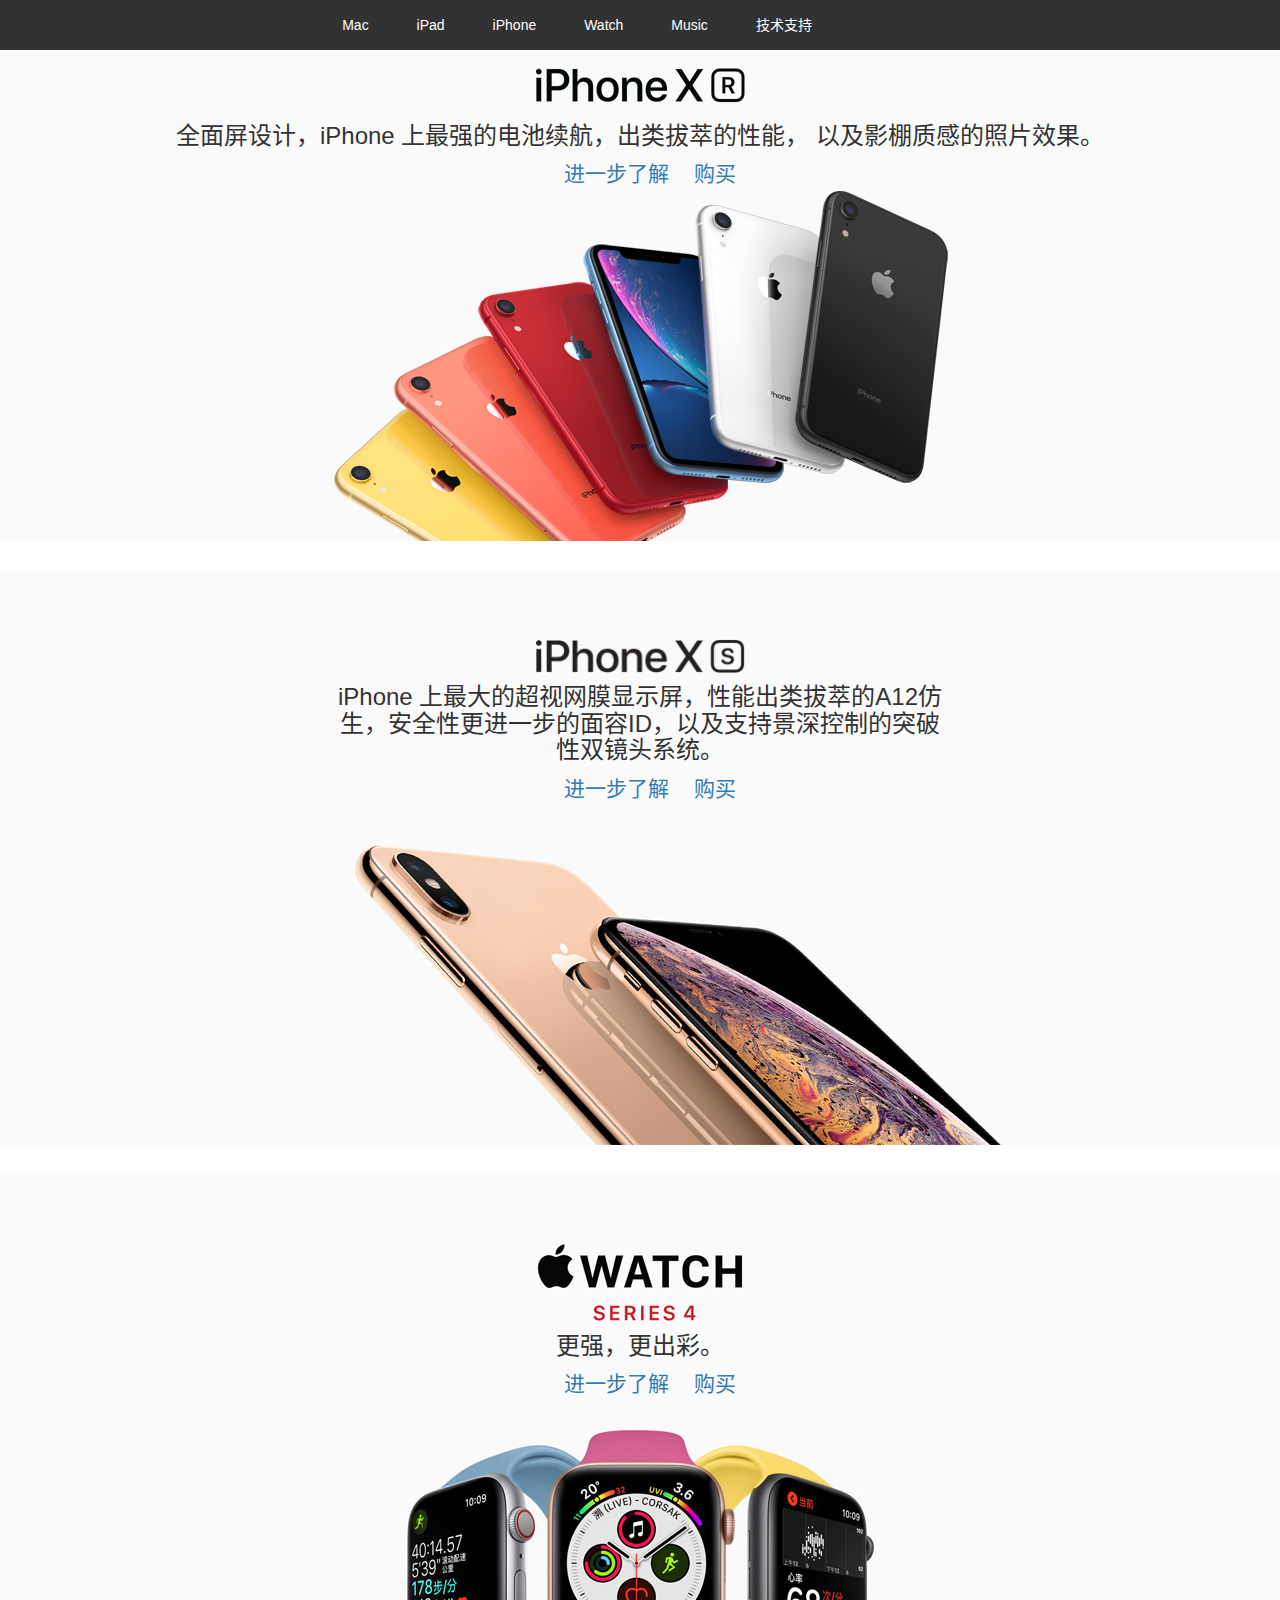
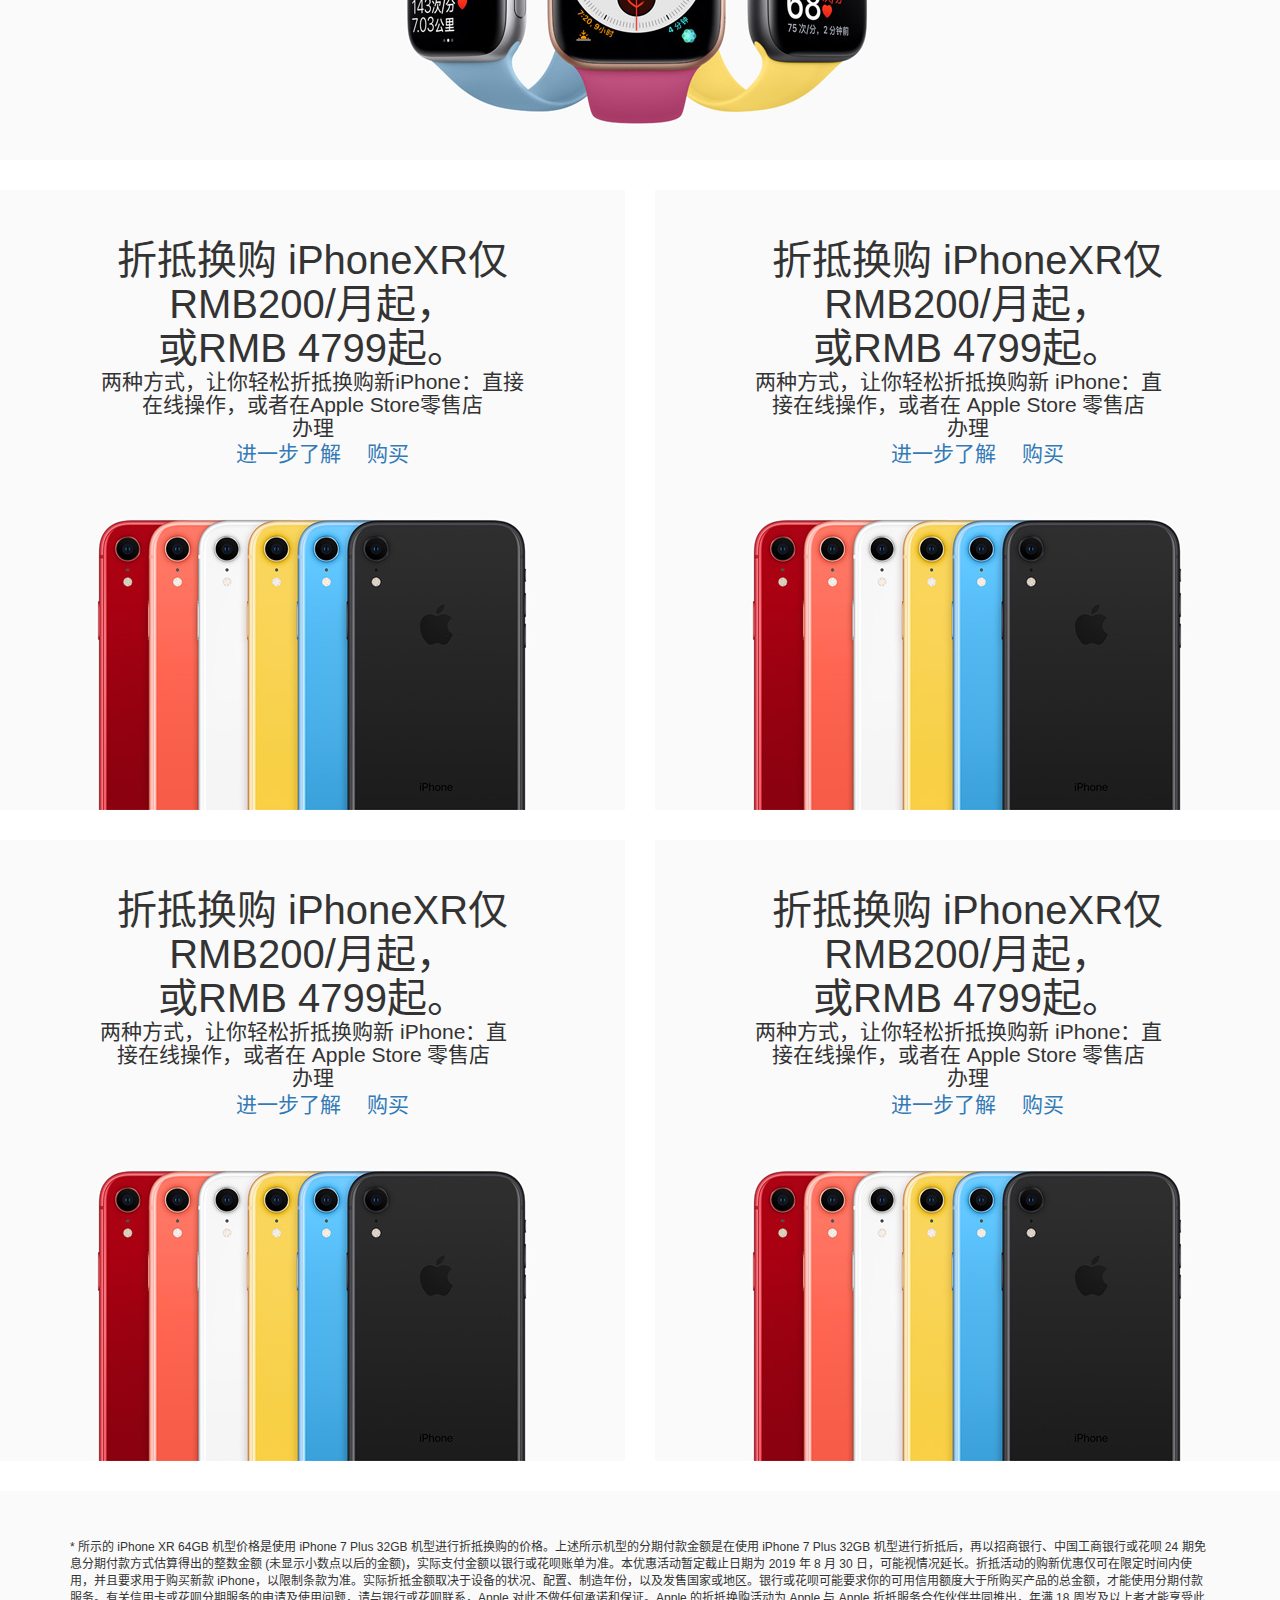
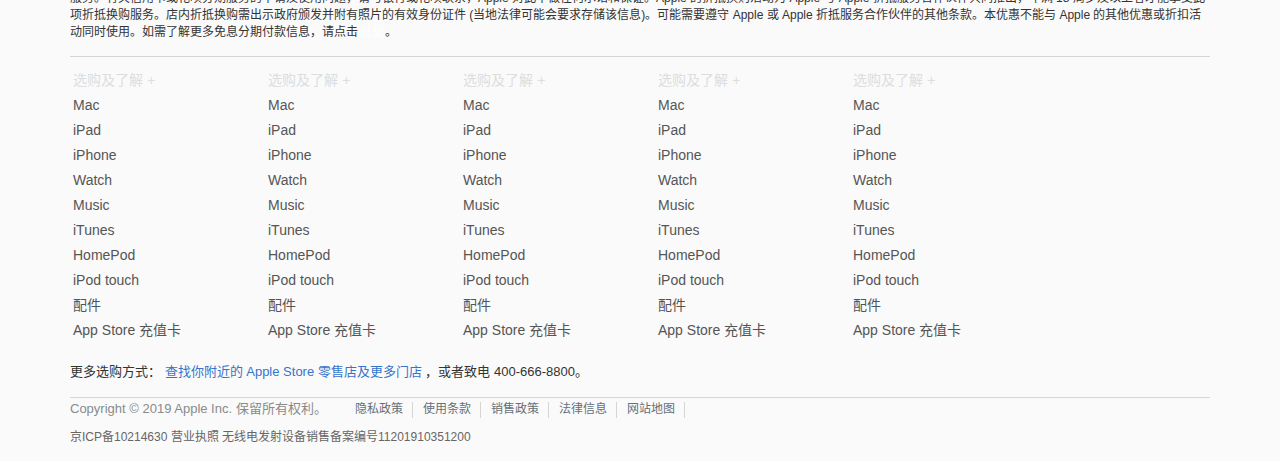
<file: index.html>
<!DOCTYPE html>
<html lang="zh-CN">
  <head>
    <meta charset="utf-8" />
    <meta http-equiv="X-UA-Compatible" content="IE=edge" />
    <meta name="viewport" content="width=device-width, initial-scale=1" />
    <!-- 上述3个meta标签*必须*放在最前面，任何其他内容都*必须*跟随其后！ -->
    <title>Apple</title>
    <!-- 关键字 -->
    <meta
      name="keywords"
      content="前端开发,大前端,前端,wordpress主题,浩子,web前端开发,web前端"
    />
    <!-- 描述 -->
    <meta
      name="description"
      content="大前端是一个关注前端开发、用户体验设计、HTML5、CSS3、Javascript的前端开发独立博客。"
    />
    <!-- 
		viewport 视图窗口
			width=device-width 设置视图窗口的宽度等于设备的宽度
			initial-scale 	页面初始化的缩放比例
			maximum-scale 	页面最大的缩放比例
			minimum-scale	页面最小化缩放比例
			user-scalable	是否允许用户缩放页面
				yes | 1			表示允许
				no	| 0			表示禁止
	-->
    <meta
      name="viewport"
      content="width=device-width, initial-scale=1.0, maximum-scale=1.0, minimum-scale=1.0, user-scalable=no"
    />
    <title>apple</title>
    <!-- 收藏夹图标 -->
    <link rel="shortcut icon" href="./public/images/favicon.ico" />
    <!-- css初始化 -->
    <link rel="stylesheet" href="./public/css/reset.css" />
    <!-- Bootstrap -->
    <link
      href="https://cdn.jsdelivr.net/npm/bootstrap@3.3.7/dist/css/bootstrap.min.css"
      rel="stylesheet"
    />
    <link
      rel="stylesheet"
      href="https://at.alicdn.com/t/font_1373307_zh55onj3l2.css"
    />

    <!-- HTML5 shim 和 Respond.js 是为了让 IE8 支持 HTML5 元素和媒体查询（media queries）功能 -->
    <!-- 警告：通过 file:// 协议（就是直接将 html 页面拖拽到浏览器中）访问页面时 Respond.js 不起作用 -->
    <!--[if lt IE 9]>
      <script src="https://cdn.jsdelivr.net/npm/html5shiv@3.7.3/dist/html5shiv.min.js"></script>
      <script src="https://cdn.jsdelivr.net/npm/respond.js@1.4.2/dest/respond.min.js"></script>
    <![endif]-->
    <!-- 引入页面css -->
    <link rel="stylesheet" href="./public/css/index.css" />
    <link rel="stylesheet" href="./public/css/index-mobile.css" />
  </head>
  <body>
    <!-- 导航条 -->
    <nav id="head-wrap" class="navbar navbar-inverse navbar-fixed-top">
      <div id="head" class="container-fluid">
        <!-- Brand and toggle get grouped for better mobile display -->
        <div class="navbar-header">
          <!-- 下拉按钮 -->
          <button
            type="button"
            class="navbar-toggle collapsed"
            data-toggle="collapse"
            data-target="#bs-example-navbar-collapse-1"
            aria-expanded="false"
          >
            <span class="sr-only">Toggle navigation</span>
            <span class="icon-bar"></span>
            <span class="icon-bar"></span>
            <span class="icon-bar"></span>
          </button>
          <!-- logo -->
          <a id="mobile-logo" class="navbar-brand" href="#">
            <i class="iconfont icon-pingguo"></i>
          </a>
          <!-- 手机状态下的购物车 -->
          <a id="mobile-cart-button" href="">
            <i class="iconfont icon-gouwudai"></i>
          </a>
        </div>

        <!-- Collect the nav links, forms, and other content for toggling -->
        <div class="collapse navbar-collapse" id="bs-example-navbar-collapse-1">
          <ul class="nav navbar-nav">
            <li>
              <!-- logo -->
              <a id="apple-logo" class="navbar-brand" href="#">
                <i class="iconfont icon-pingguo"></i>
              </a>
            </li>
            <li>
              <a href="#">Mac <span class="sr-only">(current)</span></a>
            </li>
            <li><a href="#">iPad</a></li>
            <li><a href="#">iPhone</a></li>
            <li><a href="#">Watch</a></li>
            <li><a href="#">Music</a></li>
            <li><a href="#">技术支持</a></li>
            <!-- search -->
            <li id="search-wrap">
              <form class="navbar-form navbar-left">
                <div class="form-group" id="head-search">
                  <input
                    type="text"
                    class="form-control"
                    placeholder="Search"
                  />
                </div>
                <button type="submit" class="btn btn-default">
                  <i class="iconfont icon-sousuo"></i>
                </button>
              </form>
            </li>
            <!-- 购物信息 -->
            <li id="cart-info" class="dropdown">
              <a
                href="#"
                class="dropdown-toggle"
                data-toggle="dropdown"
                role="button"
                aria-haspopup="true"
                aria-expanded="false"
              >
                <i class="iconfont icon-gouwudai"></i>
              </a>
              <ul class="dropdown-menu">
                <li>您的购物袋是的空的</li>
                <li role="separator" class="divider"></li>
                <li>
                  <a href="#">
                    <i class="iconfont icon-gouwudai"></i>
                    购物袋</a
                  >
                </li>
                <li>
                  <a href="#">
                    <i class="iconfont icon-icon-test"></i>
                    收藏</a
                  >
                </li>
                <li>
                  <a href="#">
                    <i class="iconfont icon-boxxiangzi"></i>
                    订单</a
                  >
                </li>
                <li role="separator" class="divider"></li>
                <li>
                  <a href="#">
                    <i class="iconfont icon-chilun"></i>
                    账户</a
                  >
                </li>
                <li role="separator" class="divider"></li>
                <li>
                  <a href="./login.html" target="_self">
                    <i class="iconfont icon-zhanghu"></i>
                    登录</a
                  >
                </li>
              </ul>
            </li>
          </ul>
        </div>
        <!-- /.navbar-collapse -->
      </div>
      <!-- /.container-fluid -->

      <!-- 购物信息 -->
      <ul id="mobile-cart-box">
        <li>您的购物袋是的空的</li>
        <li>
          <a href="#">
            <i class="iconfont icon-gouwudai"></i>
            购物袋</a
          >
        </li>
        <li>
          <a href="#">
            <i class="iconfont icon-icon-test"></i>
            收藏</a
          >
        </li>
        <li>
          <a href="#">
            <i class="iconfont icon-boxxiangzi"></i>
            订单</a
          >
        </li>
        <li>
          <a href="#">
            <i class="iconfont icon-chilun"></i>
            账户</a
          >
        </li>
        <li>
          <a href="./login.html">
            <i class="iconfont icon-zhanghu"></i>
            登录</a
          >
        </li>
      </ul>
    </nav>

    <!-- banner大海报 -->
    <!-- iphonexr开始 -->
    <div id="first-jumbotron" class="jumbotron">
      <div class="container">
        <div class="iphone-wrap">
          <!-- 产品名字 -->
          <h2 id="iphone-xr"></h2>
          <!-- 产品介绍 -->
          <h3 id="iphone-xr-info">
            全面屏设计，iPhone 上最强的电池续航，出类拔萃的性能，
            以及影棚质感的照片效果。
          </h3>
          <!-- 购买信息 -->
          <div class="buy-info">
            <a href=""
              >进一步了解
              <i class="iconfont icon-gengduo"></i>
            </a>
            <a href=""
              >购买
              <i class="iconfont icon-goumai"></i>
            </a>
          </div>
        </div>
        <!-- 产品图片 -->
        <div class="iphone-xr-img-wrap">
          <figure class="iphone-xr-img"></figure>
        </div>
      </div>
    </div>
    <!-- iphonexr结束 -->

    <!-- iphonexs开始 -->
    <div class="jumbotron">
      <div class="container">
        <div class="iphone-wrap">
          <!-- 产品名字 -->
          <h2 id="iphone-xs"></h2>
          <!-- 产品介绍 -->
          <h3 id="iphone-xs-info">
            iPhone
            上最大的超视网膜显示屏，性能出类拔萃的A12仿生，安全性更进一步的面容ID，以及支持景深控制的突破性双镜头系统。
          </h3>
          <!-- 购买信息 -->
          <div class="buy-info">
            <a href=""
              >进一步了解
              <i class="iconfont icon-gengduo"></i>
            </a>
            <a href=""
              >购买
              <i class="iconfont icon-goumai"></i>
            </a>
          </div>
        </div>

        <!-- 产品图片 -->
        <div class="iphone-xs-img-wrap">
          <figure class="iphone-xs-img"></figure>
        </div>
      </div>
    </div>
    <!-- iphonexs结束 -->

    <!-- iwatch开始 -->
    <div class="jumbotron">
      <div class="container">
        <div id="iwatch-wrap">
          <!-- 产品名字 -->
          <h2 id="iwatch"></h2>
          <!-- 产品介绍 -->
          <h3 id="iwatch-info">
            更强，更出彩。
          </h3>
          <!-- 购买信息 -->
          <div class="buy-info">
            <a href=""
              >进一步了解
              <i class="iconfont icon-gengduo"></i>
            </a>
            <a href=""
              >购买
              <i class="iconfont icon-goumai"></i>
            </a>
          </div>
        </div>
        <!-- 产品图片 -->
        <div class="iwatch-img-wrap">
          <figure class="iwatch-img"></figure>
        </div>
      </div>
    </div>
    <!-- iwatch结束 -->
    <!-- banner大海报结束 -->

    <!-- 产品列表开始 -->
    <div class="contaier">
      <div class="row">
        <!-- 产品开始 -->
        <div class="col-md-6 col-sm-6	 ">
          <div class="jumbotron">
            <div class="good-wrap">
              <!-- 产品信息 -->
              <h4>
                折抵换购 iPhoneXR仅
                <br />
                RMB200/月起，
                <br />
                或RMB 4799起。
              </h4>
              <h5>
                两种方式，让你轻松折抵换购新iPhone：直接在线操作，或者在Apple
                Store零售店
                <br />
                办理
              </h5>
              <!-- 购买信息 -->
              <div class="buy-info">
                <a href=""
                  >进一步了解
                  <i class="iconfont icon-gengduo"></i>
                </a>
                <a href=""
                  >购买
                  <i class="iconfont icon-goumai"></i>
                </a>
              </div>
            </div>
            <!-- 产品图片 -->
            <div class="good-img-wrap">
              <figure class="good-img"></figure>
            </div>
          </div>
        </div>
        <!-- 产品结束 -->

        <!-- 产品开始 -->
        <div class="col-md-6 col-sm-6">
          <div class="jumbotron">
            <div class="good-wrap">
              <!-- 产品信息 -->
              <h4>
                折抵换购 iPhoneXR仅
                <br />
                RMB200/月起，
                <br />
                或RMB 4799起。
              </h4>
              <h5>
                两种方式，让你轻松折抵换购新 iPhone：直&nbsp;&nbsp;&nbsp;
                接在线操作，或者在 Apple Store 零售店&nbsp;&nbsp;&nbsp;
                <br />
                办理
              </h5>
              <!-- 购买信息 -->
              <div class="buy-info">
                <a href=""
                  >进一步了解
                  <i class="iconfont icon-gengduo"></i>
                </a>
                <a href=""
                  >购买
                  <i class="iconfont icon-goumai"></i>
                </a>
              </div>
            </div>
            <!-- 产品图片 -->
            <div class="good-img-wrap">
              <figure class="good-img"></figure>
            </div>
          </div>
        </div>
        <!-- 产品结束 -->

        <!-- 产品开始 -->
        <div class="col-md-6 col-sm-6">
          <div class="jumbotron">
            <div class="good-wrap">
              <!-- 产品信息 -->
              <h4>
                折抵换购 iPhoneXR仅
                <br />
                RMB200/月起，
                <br />
                或RMB 4799起。
              </h4>
              <h5>
                两种方式，让你轻松折抵换购新 iPhone：直&nbsp;&nbsp;&nbsp;
                接在线操作，或者在 Apple Store 零售店&nbsp;&nbsp;&nbsp;
                <br />
                办理
              </h5>
              <!-- 购买信息 -->
              <div class="buy-info">
                <a href=""
                  >进一步了解
                  <i class="iconfont icon-gengduo"></i>
                </a>
                <a href=""
                  >购买
                  <i class="iconfont icon-goumai"></i>
                </a>
              </div>
            </div>
            <!-- 产品图片 -->
            <div class="good-img-wrap">
              <figure class="good-img"></figure>
            </div>
          </div>
        </div>
        <!-- 产品结束 -->

        <!-- 产品开始 -->
        <div class="col-md-6 col-sm-6">
          <div class="jumbotron">
            <div class="good-wrap">
              <!-- 产品信息 -->
              <h4>
                折抵换购 iPhoneXR仅
                <br />
                RMB200/月起，
                <br />
                或RMB 4799起。
              </h4>
              <h5>
                两种方式，让你轻松折抵换购新 iPhone：直&nbsp;&nbsp;&nbsp;
                接在线操作，或者在 Apple Store 零售店&nbsp;&nbsp;&nbsp;
                <br />
                办理
              </h5>
              <!-- 购买信息 -->
              <div class="buy-info">
                <a href=""
                  >进一步了解
                  <i class="iconfont icon-gengduo"></i>
                </a>
                <a href=""
                  >购买
                  <i class="iconfont icon-goumai"></i>
                </a>
              </div>
            </div>
            <!-- 产品图片 -->
            <div class="good-img-wrap">
              <figure class="good-img"></figure>
            </div>
          </div>
        </div>
        <!-- 产品结束 -->
      </div>
    </div>
    <!-- 产品列表结束 -->

    <!-- footer开始 -->
    <div class="jumbotron" id="footer-wrap">
      <div class="container">
        <div id="footer-info">
          <p>
            * 所示的 iPhone XR 64GB 机型价格是使用 iPhone 7 Plus 32GB
            机型进行折抵换购的价格。上述所示机型的分期付款金额是在使用 iPhone 7
            Plus 32GB 机型进行折抵后，再以招商银行、中国工商银行或花呗 24
            期免息分期付款方式估算得出的整数金额
            (未显示小数点以后的金额)，实际支付金额以银行或花呗账单为准。本优惠活动暂定截止日期为
            2019 年 8 月 30
            日，可能视情况延长。折抵活动的购新优惠仅可在限定时间内使用，并且要求用于购买新款
            iPhone，以限制条款为准。实际折抵金额取决于设备的状况、配置、制造年份，以及发售国家或地区。银行或花呗可能要求你的可用信用额度大于所购买产品的总金额，才能使用分期付款服务。有关信用卡或花呗分期服务的申请及使用问题，请与银行或花呗联系，Apple
            对此不做任何承诺和保证。Apple 的折抵换购活动为 Apple 与 Apple
            折抵服务合作伙伴共同推出，年满 18
            周岁及以上者才能享受此项折抵换购服务。店内折抵换购需出示政府颁发并附有照片的有效身份证件
            (当地法律可能会要求存储该信息)。可能需要遵守 Apple 或 Apple
            折抵服务合作伙伴的其他条款。本优惠不能与 Apple
            的其他优惠或折扣活动同时使用。如需了解更多免息分期付款信息，请点击
            <a href="">此处</a>。
          </p>
        </div>
        <!-- footer列表组 -->
        <div id="footer-list" class="row">
          <div class=" col-xs-12 col-md-2">
            <div class="list-group">
              <a href="#" class="list-group-item active">
                选购及了解
                <i>+</i>
              </a>
              <a href="#" class="list-group-item">Mac</a>
              <a href="#" class="list-group-item">iPad</a>
              <a href="#" class="list-group-item">iPhone</a>
              <a href="#" class="list-group-item">Watch</a>
              <a href="#" class="list-group-item"> Music</a>
              <a href="#" class="list-group-item">iTunes</a>
              <a href="#" class="list-group-item">HomePod</a>
              <a href="#" class="list-group-item">iPod touch</a>
              <a href="#" class="list-group-item">配件</a>
              <a href="#" class="list-group-item">App Store 充值卡</a>
            </div>
          </div>
          <div class=" col-xs-12 col-md-2">
            <div class="list-group">
              <a href="#" class="list-group-item active">
                选购及了解
                <i>+</i>
              </a>
              <a href="#" class="list-group-item">Mac</a>
              <a href="#" class="list-group-item">iPad</a>
              <a href="#" class="list-group-item">iPhone</a>
              <a href="#" class="list-group-item">Watch</a>
              <a href="#" class="list-group-item"> Music</a>
              <a href="#" class="list-group-item">iTunes</a>
              <a href="#" class="list-group-item">HomePod</a>
              <a href="#" class="list-group-item">iPod touch</a>
              <a href="#" class="list-group-item">配件</a>
              <a href="#" class="list-group-item">App Store 充值卡</a>
            </div>
          </div>
          <div class=" col-xs-12 col-md-2">
            <div class="list-group">
              <a href="#" class="list-group-item active">
                选购及了解
                <i>+</i>
              </a>
              <a href="#" class="list-group-item">Mac</a>
              <a href="#" class="list-group-item">iPad</a>
              <a href="#" class="list-group-item">iPhone</a>
              <a href="#" class="list-group-item">Watch</a>
              <a href="#" class="list-group-item"> Music</a>
              <a href="#" class="list-group-item">iTunes</a>
              <a href="#" class="list-group-item">HomePod</a>
              <a href="#" class="list-group-item">iPod touch</a>
              <a href="#" class="list-group-item">配件</a>
              <a href="#" class="list-group-item">App Store 充值卡</a>
            </div>
          </div>
          <div class=" col-xs-12 col-md-2">
            <div class="list-group">
              <a href="#" class="list-group-item active">
                选购及了解
                <i>+</i>
              </a>
              <a href="#" class="list-group-item">Mac</a>
              <a href="#" class="list-group-item">iPad</a>
              <a href="#" class="list-group-item">iPhone</a>
              <a href="#" class="list-group-item">Watch</a>
              <a href="#" class="list-group-item"> Music</a>
              <a href="#" class="list-group-item">iTunes</a>
              <a href="#" class="list-group-item">HomePod</a>
              <a href="#" class="list-group-item">iPod touch</a>
              <a href="#" class="list-group-item">配件</a>
              <a href="#" class="list-group-item">App Store 充值卡</a>
            </div>
          </div>
          <div class=" col-xs-12 col-md-2">
            <div class="list-group">
              <a href="#" class="list-group-item active">
                选购及了解
                <i>+</i>
              </a>
              <a href="#" class="list-group-item">Mac</a>
              <a href="#" class="list-group-item">iPad</a>
              <a href="#" class="list-group-item">iPhone</a>
              <a href="#" class="list-group-item">Watch</a>
              <a href="#" class="list-group-item"> Music</a>
              <a href="#" class="list-group-item">iTunes</a>
              <a href="#" class="list-group-item">HomePod</a>
              <a href="#" class="list-group-item">iPod touch</a>
              <a href="#" class="list-group-item">配件</a>
              <a href="#" class="list-group-item">App Store 充值卡</a>
            </div>
          </div>
        </div>
        <!--  footer其他信息 -->
        <div id="footer-exinfo">
          <p>
            更多选购方式：
            <a href="">
              查找你附近的 Apple Store 零售店及更多门店
            </a>
            ，或者致电 400-666-8800。
          </p>
        </div>
        <!-- footer-warning -->
        <div id="footer-warning">
          <ul>
            <li class="col-xs-12 col-md-3">
              Copyright © 2019 Apple Inc. 保留所有权利。
            </li>
            <li><a href="">隐私政策</a></li>
            <li><a href="">使用条款</a></li>
            <li><a href="">销售政策</a></li>
            <li><a href="">法律信息</a></li>
            <li><a href="">网站地图</a></li>
          </ul>
          <p>
            京ICP备10214630 营业执照 无线电发射设备销售备案编号11201910351200
          </p>
        </div>
      </div>
    </div>

    <!-- footer结束 -->
    <!-- jQuery (Bootstrap 的所有 JavaScript 插件都依赖 jQuery，所以必须放在前边) -->
    <script src="https://cdn.jsdelivr.net/npm/jquery@1.12.4/dist/jquery.min.js"></script>
    <!-- 加载 Bootstrap 的所有 JavaScript 插件。你也可以根据需要只加载单个插件。 -->
    <script src="https://cdn.jsdelivr.net/npm/bootstrap@3.3.7/dist/js/bootstrap.min.js"></script>
    <script>
      $('#mobile-cart-button').click(function() {
        $('#bs-example-navbar-collapse-1').css('height', '0px')
        $('#mobile-cart-box').slideToggle()
        return false
      })
      $('button').click(function() {
        $('#mobile-cart-box').css('display', 'none')
      })

      $('.list-group a:first-child').click(function() {
        $(this)
          .nextAll('a')
          .slideToggle()
        return false
      })
    </script>
  </body>
</html>
</file>
<file: public/css/index.css>
#head-wrap {
  background-color: #323232;
  border: none;
  margin-bottom: 0px;
}
/* 头部的后代元素的字体设置 */
#head-wrap * {
  color: #fff;
  font-size: 14px;
}
/* 头部导航条 */
#head-wrap #head {
  display: flex;
  justify-content: center;
}
/* 头部菜单列表 */
#bs-example-navbar-collapse-1 {
  border-top: none;
  width: 63%;
}
#bs-example-navbar-collapse-1 > ul {
  width: 100%;
  display: flex;
  justify-content: space-between;
}
/* 头部菜单下面的每个列表里面的a标签 */
#bs-example-navbar-collapse-1 > ul > li > a {
  padding: 0px;
  line-height: 50px;
}
/* 下拉菜单 */
.navbar-fixed-bottom .navbar-collapse,
.navbar-fixed-top .navbar-collapse {
  max-height: 462px;
}
/* 隐藏下拉的苹果logo */
#mobile-logo {
  display: none;
}
/* 隐藏下来的购物带 */
#mobile-cart-button {
  display: none;
}

/* 隐藏下来的购物袋信息 */
#mobile-cart-box {
  display: none;
}
/*头部搜索框 */
#bs-example-navbar-collapse-1 #head-search {
  display: none;
}
/* 苹果图标大小 */
#bs-example-navbar-collapse-1 > ul > li > a > i {
  font-size: 21px;
}

/* 搜索图标 */
#head-wrap #head #bs-example-navbar-collapse-1 > ul > li > form {
  margin: 0px;
}
#head-wrap #head #bs-example-navbar-collapse-1 > ul > li > form > button {
  background-color: #323232;
  border: none;
}
#head-wrap #head #bs-example-navbar-collapse-1 > ul > li > form > button > i {
  color: #fff;
  font-size: 27px;
}
#head-wrap #head #bs-example-navbar-collapse-1 > ul > li > form > button:focus {
  outline: none;
}
/* 购物车图标 */
#head-wrap #head #bs-example-navbar-collapse-1 > ul #cart-info > a {
  padding: 0px 12px;
  line-height: 48px;
}
/* 购物袋的下拉菜单 */
#head-wrap #head #bs-example-navbar-collapse-1 > ul > li > .dropdown-menu {
  left: -200%;
  width: 243px;
  /* text-align: center; */
}

/* 购物车信息 */
#bs-example-navbar-collapse-1 > ul > li > .dropdown-menu > li:first-child {
  color: #969696;
  text-align: center;
  font-size: 14px;
  padding: 35px 0;
}
#head-wrap
  #head
  #bs-example-navbar-collapse-1
  > ul
  > li
  > .dropdown-menu
  > li
  > a {
  color: #3674cb;
  padding: 10px 30px;
}
#head-wrap
  #head
  #bs-example-navbar-collapse-1
  > ul
  > li
  > .dropdown-menu
  > li
  > a
  > i {
  color: #3674cb;
  padding-right: 10px;
}

/* banner开始 */

/* iphonexr开始  */
.jumbotron {
  height: 100%;
  background-color: #fafafa;
  padding-bottom: 0px;
}
/* iphone-xr名字 */
#iphone-xr {
  height: 35px;
  background-size: 210px 35px;
  background-repeat: no-repeat;
  background-image: url('../images/iphone_xr_logo_hero__doak3cl4qzqu_large.png');
  background-position: center;
}
/* iphonr-xr信息 */
#iphone-xr-info {
  text-align: center;
}
/* 购买信息 */
.jumbotron > .container > .iphone-wrap > .buy-info {
  text-align: center;
  font-size: 21px;
}
.jumbotron > .container > .iphone-wrap > .buy-info > a {
  margin-left: 20px;
  color: #337ab7;
}
.jumbotron > .container > .iphone-wrap > .buy-info > a > i {
  font-size: 21px;
}
/* 产品图片 */
.iphone-xr-img-wrap {
  text-align: center;
  position: relative;
}
.iphone-xr-img-wrap > .iphone-xr-img {
  margin: 0 auto;
  width: 622px;
  height: 352px;
  background-image: url('../images/iphone_xr__b0z59ak0bqdy_large.jpg');
  background-repeat: no-repeat;
}
/* iphonexr结束 */

/* iphonexs开始  */
#iphone-wrap {
  position: relative;
  z-index: 1;
  margin-bottom: 20px;
}
/* iphone-xs名字 */
#iphone-xs {
  height: 35px;
  background-size: 210px 35px;
  background-repeat: no-repeat;
  background-image: url('../images/iphone_xs_logo_hero__cao5flrjmvqq_large.png');
  background-position: center;
}
/* iphonr-xs信息 */
#iphone-xs-info {
  margin: 0 auto;
  text-align: center;
  width: 610px;
  margin-bottom: 10px;
}
/* 产品图片 */
.iphone-xs-img-wrap {
  position: relative;
  height: 100%;
  /* top: -217px; */
}
.iphone-xs-img-wrap > .iphone-xs-img {
  margin: 0 auto;
  position: relative;
  /* top: 10px; */
  height: 341px;
  background-repeat: no-repeat;
  background-image: url('../images/main__bmngiblug0mq_large.jpg');
  background-position: 50% 100%;
  background-size: auto;
}
/* iphonexs结束 */

/* watch 开始 */
#iwatch-wrap {
  position: relative;
  z-index: 1;
  margin-bottom: 20px;
}
/* iphone-xs名字 */
#iwatch {
  height: 80px;
  background-repeat: no-repeat;
  background-image: url('../images/series_4__b539g9eyf22u_large\ \(1\).jpg');
  background-position: center;
}
/* iphonr-xs信息 */
#iwatch-info {
  margin: 0 auto;
  text-align: center;
  width: 610px;
  margin-bottom: 10px;
}
.jumbotron > .container > #iwatch-wrap > .buy-info {
  text-align: center;
}
.jumbotron > .container > #iwatch-wrap > .buy-info > a {
  margin-left: 20px;
  color: #337ab7;
  font-size: 21px;
}
.jumbotron > .container > #iwatch-wrap > .buy-info > a > i {
  font-size: 21px;
}
/* 产品图片 */
.iwatch-img-wrap {
  position: relative;
  height: 100%;
}
.iwatch-img-wrap > .iwatch-img {
  margin: 0 auto;
  position: relative;
  height: 341px;
  background-repeat: no-repeat;
  background-image: url('../images/watch__csqqcayzqueu_large.jpg');
  background-position: 50% 100%;
  background-size: auto;
}
/* watch 结束 */
/* banner结束 */

/* 产品列表开始 */
.good-wrap > h4 {
  font-size: 40px;
  text-align: center;
  max-width: 430px;
  margin: 0 auto;
}

.good-wrap > h5 {
  font-size: 21px;
  text-align: center;
  max-width: 430px;
  margin: 0 auto;
}
.good-wrap > .buy-info {
  font-size: 21px;
  text-align: center;
}
.good-wrap > .buy-info > a {
  color: #337ab7;
  margin-left: 20px;
}
.good-wrap > .buy-info > a > i {
  font-size: 21px;
}
.good-wrap > .good-img-wrap {
  height: 100%;
}
.good-img-wrap > .good-img {
  margin: 0 auto;
  position: relative;
  height: 341px;
  background-repeat: no-repeat;
  background-image: url('../images/1.jpg');
  background-position: 50% 100%;
  background-size: auto;
}
/* 产品列表结束 */

/* footer开始 */
#footer-wrap {
  margin-bottom: 0;
}
#footer-info > p {
  font-size: 12px;
}
#footer-info {
  border-bottom: 1px solid #d6d6d6;
}
#footer-list {
  margin-top: 10px;
  display: flex;
}

.list-group-item.active,
.list-group-item.active:focus,
.list-group-item.active:hover {
  color: #dadee0;
  background-color: #fafafa;
  border-color: #fafafa;
}
.list-group-item {
  display: flex;
  flex-direction: column;
  position: relative;
  display: block;
  color: #646464;
  padding: 10px 15px;
  margin-bottom: -1px;
  background-color: #fafafa;
  border: 1px solid #fafafa;
  padding: 2px;
}
a.list-group-item:focus,
a.list-group-item:hover,
button.list-group-item:focus,
button.list-group-item:hover {
  color: #555;
  text-decoration: none;
  background-color: #fafafa;
  text-decoration: underline;
}
/* footer其他信息 */
#footer-exinfo {
  border-bottom: 1px solid #d6d6d6;
}
#footer-exinfo > p {
  font-size: 13px;
  font-weight: 500;
}
#footer-exinfo > p > a {
  color: #3674cb;
}
/* footer-warning开始 */
#footer-warning > ul {
  display: flex;
  flex-wrap: wrap;
}
#footer-warning > ul > li {
  margin-right: 20px;
  position: relative;
}
#footer-warning > ul > li > a {
  color: #667078;
  font-size: 12px;
}
#footer-warning > ul > li:first-child {
  line-height: 21px;
  color: #888a8b;
  font-size: 13px;
  padding: 0;
  margin: 0;
}
#footer-warning > ul > li + li:before {
  content: '';
  width: 1px;
  height: 16px;
  display: block;
  line-height: 5px;
  position: absolute;
  top: 4px;
  right: -10px;
  background-color: #d6d6d6;
}

#footer-warning > p {
  font-size: 12px;
  color: #666;
  font-weight: 400;
}
/* footer结束 */
</file>
<file: public/css/index-mobile.css>
/* 屏幕的宽度在768px以上 */
@media all and (min-width: 768px) {
  .navbar {
    border-radius: 0px !important;
  }
}
/* 屏幕的宽度在767px以下导航条变形 */
@media all and (max-width: 767px) {
  #head-wrap {
    background-color: #000000;
  }
  #head-wrap > #head > .navbar-header {
    width: 100%;
  }
  #head-wrap > #head > .navbar-header > button {
    float: left;
    border: none;
  }
  #head-wrap > #head > .navbar-header > a {
    float: right;
  }
  /* logo */
  #mobile-logo {
    display: block;
    position: absolute;
    left: 44%;
  }
  #mobile-logo > i {
    font-size: 21px;
  }
  /* 购物车 */
  #mobile-cart {
    display: block;
    float: right;
    line-height: 48px;
  }
  #mobile-cart > a > i {
    font-size: 21px;
  }

  #bs-example-navbar-collapse-1 {
    width: 100%;
    position: absolute;
    top: 50px;
    left: 15px;
    background-color: #000000;
  }
  #bs-example-navbar-collapse-1 > ul {
    flex-direction: column;
    justify-content: center;
    margin: 0px;
    padding: 20px;
  }

  #bs-example-navbar-collapse-1 > ul > li:first-child {
    display: none;
  }
  #bs-example-navbar-collapse-1 > ul > li {
    border-bottom: 1px solid #504f4f;
  }
  #bs-example-navbar-collapse-1 > ul > #search-wrap,
  #bs-example-navbar-collapse-1 > ul #cart-info {
    display: none;
  }
  #bs-example-navbar-collapse-1 > ul > li > a {
    padding: 10px 0;
    font-size: 16px;
  }
  /* 购物车按钮 */
  #mobile-cart-button {
    display: block;
  }
  #mobile-cart-button > i {
    font-size: 20px;
    line-height: 48px;
  }

  /* 购物车信息 */
  #mobile-cart-box {
    background-color: #fff;
    padding: 30px;
    margin-bottom: 0px;
  }
  #mobile-cart-box > li {
    padding: 10px 0;
    border-bottom: 1px solid #e3e3e3;
  }

  #mobile-cart-box > li > a {
    margin-left: 20px;
    color: #337ab7;
  }
  #mobile-cart-box > li > a > i {
    color: #337ab7;
    margin-right: 10px;
  }

  #mobile-cart-box > li:first-child {
    color: #8a8a8a;
    font-size: 1em;
    padding: 35px 0;
    text-align: center;
    border-bottom: 1px solid #e3e3e3;
  }
  /* xr */
  #iphone-xr {
    background-image: url('../images/iphone_xr_logo_hero__doak3cl4qzqu_small_2x.png');
    background-size: 146px 24px;
    margin-top: 35px;
  }
  .iphone-wrap > #iphone-xr-info {
    font-size: 17px;
    margin-top: 10px;
    font-weight: 400;
  }
  .iphone-wrap > .buy-info > a {
    font-size: 19px;
  }

  .jumbotron > .container > .iphone-wrap > .buy-info > a > i {
    font-size: 19px;
  }
  .iphone-xr-img-wrap > .iphone-xr-img {
    width: 279px;
    height: 351px;
    background-size: 279px 351px;
    background-repeat: no-repeat;
    background-image: url('../images/iphone_xr__b0z59ak0bqdy_small_2x.jpg');
  }
  .iphone-xr-img-wrap {
    margin-top: 15px;
  }
  /* xs */

  .iphone-wrap > #iphone-xs {
    background-image: url('../images/iphone_xs_logo_hero__cao5flrjmvqq_small_2x.png');
    background-size: 146px 24px;
    margin-top: 0px;
  }

  .iphone-wrap > #iphone-xs-info {
    width: 90%;
    font-size: 17px;
    font-weight: 400;
  }

  .iphone-xs-img-wrap > .iphone-xs-img {
    background-size: 736px 548px;
    background-repeat: no-repeat;
    background-image: url('../images/main__bmngiblug0mq_small_2x.jpg');
  }
  /* watch */
  #iwatch-wrap #iwatch {
    height: 47px;
    background-size: 123px 47px;
    background-repeat: no-repeat;
    background-image: url('../images/series_4__b539g9eyf22u_small_2x.jpg');
    margin-top: 0px;
  }
  #iwatch-wrap #iwatch-info {
    width: 90%;
    font-size: 19px;
    font-weight: 400;
  }

  .jumbotron > .container > #iwatch-wrap > .buy-info > a {
    font-size: 19px;
  }
  .jumbotron > .container > #iwatch-wrap > .buy-info > a > i {
    font-size: 19px;
  }

  .iwatch-img-wrap > .iwatch-img {
    width: 360px;
    height: 274px;
    background-size: 360px 273px;
    background-repeat: no-repeat;
    background-image: url('../images/watch__csqqcayzqueu_small_2x.jpg');
  }
  /* banner */

  /* 产品列表 */
  .good-wrap > h4 {
    font-size: 32px;
    font-weight: 400;
  }

  .good-wrap > h5 {
    width: 293px;
    font-size: 19px;
    font-weight: 400;
  }
  .good-wrap > .buy-info > a {
    font-size: 19px;
  }
  .good-wrap > .buy-info > a > i {
    font-size: 19px;
  }
  .good-img-wrap > .good-img {
    height: 234px;
    background-size: 320px 460px;
    background-repeat: no-repeat;
    background-image: url('../images/tile__cauwwcyyn9hy_small_2x.jpg');
  }

  /* footer */
  #footer-info > p {
    color: #8e8e8e;
  }
  #footer-list {
    display: flex;
    flex-direction: column;
  }

  .list-group {
    margin-bottom: 0px;
    padding-bottom: 5px;
    border-bottom: 1px solid #d6d6d6;
    display: flex;
    flex-direction: column;
  }
  #footer-list > div > .list-group a:first-child {
    color: #333;
  }
  #footer-list > div > .list-group a:first-child > i {
    float: right;
  }
  #footer-list > div > .list-group > a:not(.active) {
    display: none;
  }
}
</file>
